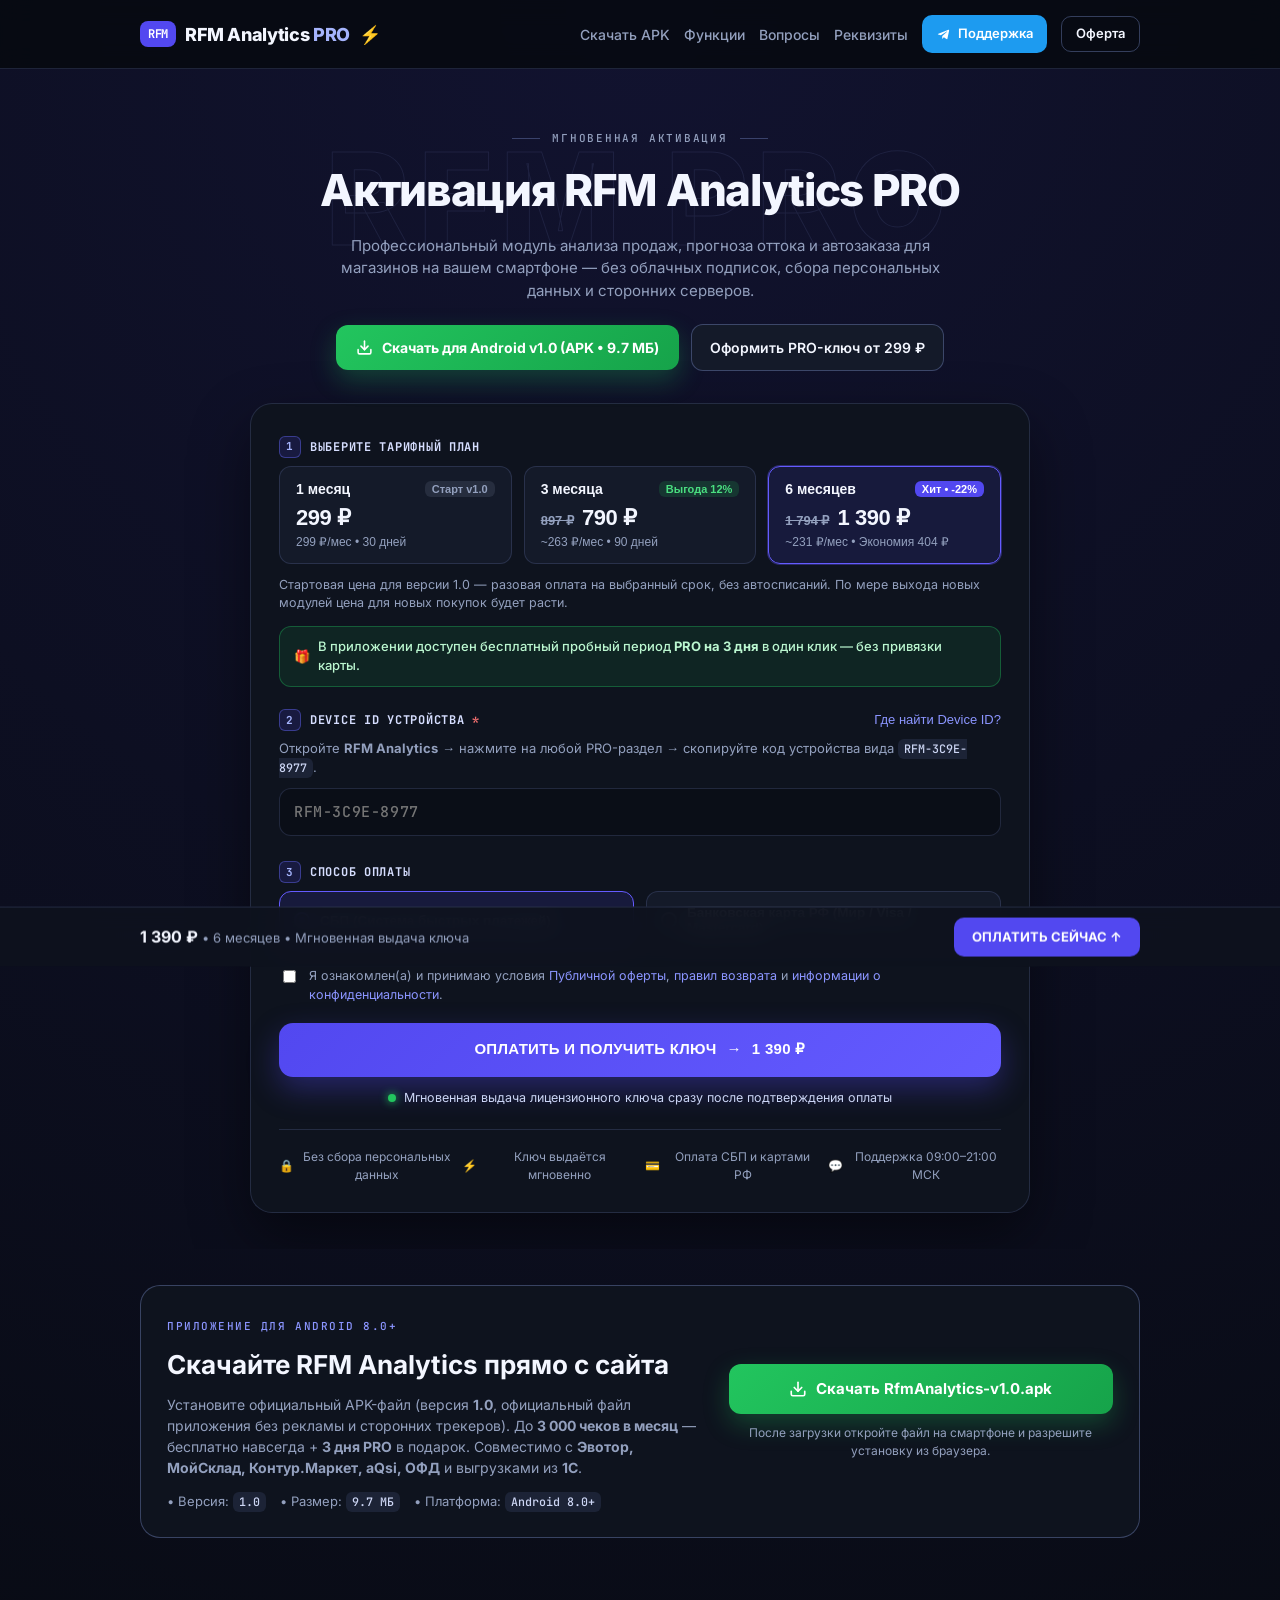
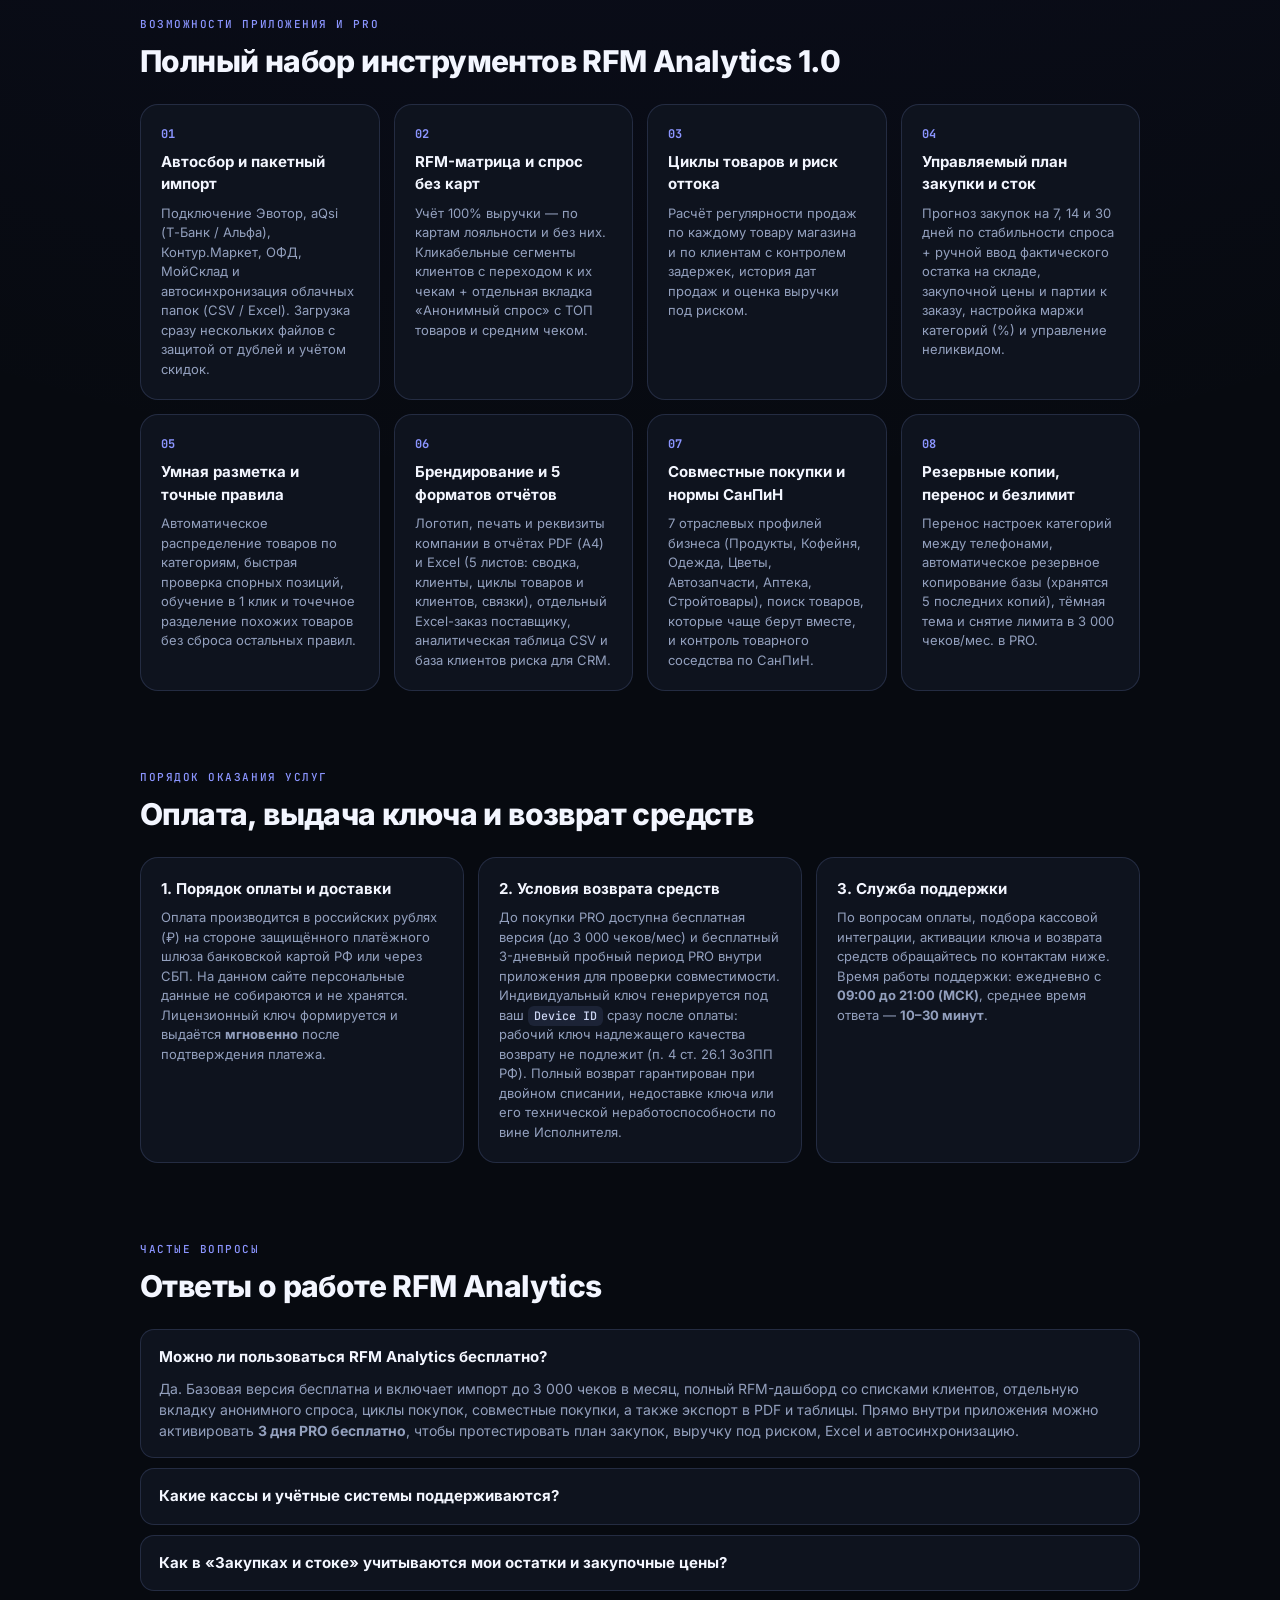
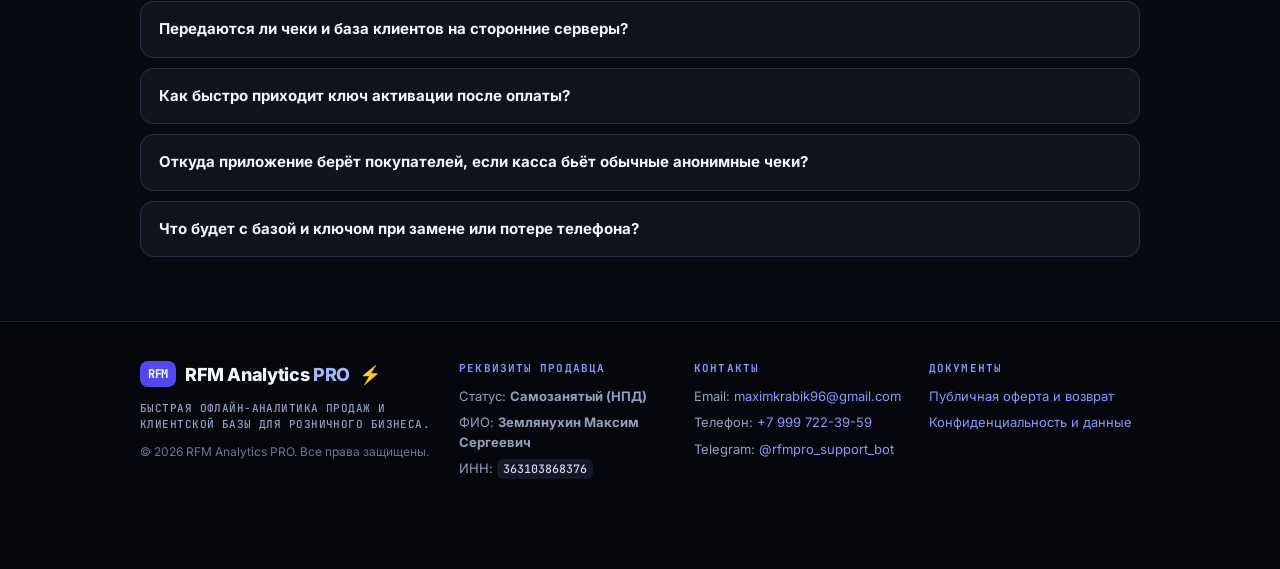
<file: index.html>
<!DOCTYPE html>
<html lang="ru">
<head>
  <meta charset="UTF-8" />
  <meta name="viewport" content="width=device-width, initial-scale=1.0" />
  <title>RFM Analytics — Аналитика продаж, учёт и автозаказ для касс (Эвотор, МойСклад, 1С)</title>
  <meta name="description" content="Скачать RFM Analytics 1.0 на Android бесплатно (до 3 000 чеков/мес + 3 дня PRO бесплатно): RFM-матрица, аналитика анонимного спроса, план автозаказа с ручным вводом остатков и цен, расчёт упущенной выручки. Эвотор, МойСклад, Контур.Маркет, aQsi, ОФД и 1С." />
  <meta name="keywords" content="RFM анализ, аналитика продаж Android, автозаказ поставщикам, ABC XYZ анализ, учет остатков и закупок, Эвотор аналитика, МойСклад отчеты, Контур Маркет, aQsi касса, ОФД чеки, упущенная выручка, приложение для розничного магазина" />
  <meta name="robots" content="index, follow" />
  <meta name="google-site-verification" content="pWfbYv-F8W7Id_dpy9z2B5LiRByqvF4GBSKoa-mpiX4" />
  <meta name="yandex-verification" content="57df42f5e62a4ace" />
  <link rel="canonical" href="https://rfmpro.ru/" />
  <meta property="og:type" content="website" />
  <meta property="og:locale" content="ru_RU" />
  <meta property="og:site_name" content="RFM Analytics PRO" />
  <meta property="og:title" content="RFM Analytics 1.0 — Аналитика продаж и автозаказ для касс на Android" />
  <meta property="og:description" content="Контроль 100% выручки, RFM и анонимный спрос, циклы покупок, упущенная выручка, план закупки с вводом остатков и закупочных цен. 3 дня PRO бесплатно внутри приложения." />
  <meta property="og:url" content="https://rfmpro.ru/" />
  <meta property="og:image" content="https://rfmpro.ru/favicon.png" />
  <meta name="twitter:card" content="summary" />
  <meta name="twitter:title" content="RFM Analytics 1.0 — Аналитика продаж и автозаказ для касс на Android" />
  <meta name="twitter:description" content="Скачайте RFM Analytics 1.0 для Android бесплатно (до 3 000 чеков/мес + 3 дня PRO бесплатно)." />
  <meta name="twitter:image" content="https://rfmpro.ru/favicon.png" />
  <link rel="icon" href="/favicon.ico" sizes="any" />
  <link rel="icon" type="image/png" sizes="120x120" href="/favicon-120.png" />
  <link rel="icon" type="image/png" sizes="512x512" href="/favicon.png" />
  <link rel="apple-touch-icon" href="/favicon.png" />
  <link rel="stylesheet" href="fonts/fonts.css?v=1" />
  <link rel="stylesheet" href="styles.css?v=5" />
  <script type="application/ld+json">
  {
    "@context": "https://schema.org",
    "@graph": [
      {
        "@type": "SoftwareApplication",
        "name": "RFM Analytics",
        "operatingSystem": "Android 8.0+",
        "applicationCategory": "BusinessApplication",
        "softwareVersion": "1.0",
        "url": "https://rfmpro.ru/",
        "downloadUrl": "https://rfmpro.ru/RfmAnalytics-v1.0.apk",
        "image": "https://rfmpro.ru/favicon.png",
        "description": "Офлайн-приложение для аналитики продаж, RFM-матрицы и анонимного спроса, расчёта циклов покупок, упущенной выручки и плана закупки с ручным вводом остатков на складе и закупочных цен. Поддержка Эвотор, МойСклад, Контур.Маркет, aQsi, ОФД и пакетного импорта таблиц из 1С.",
        "offers": [
          {
            "@type": "Offer",
            "name": "Базовая версия (до 3 000 чеков/мес) + 3 дня PRO бесплатно",
            "price": "0",
            "priceCurrency": "RUB"
          },
          {
            "@type": "Offer",
            "name": "Лицензия RFM Analytics PRO — 1 месяц",
            "price": "299",
            "priceCurrency": "RUB"
          },
          {
            "@type": "Offer",
            "name": "Лицензия RFM Analytics PRO — 3 месяца",
            "price": "790",
            "priceCurrency": "RUB"
          },
          {
            "@type": "Offer",
            "name": "Лицензия RFM Analytics PRO — 6 месяцев",
            "price": "1390",
            "priceCurrency": "RUB"
          }
        ]
      },
      {
        "@type": "FAQPage",
        "mainEntity": [
          {
            "@type": "Question",
            "name": "Можно ли пользоваться RFM Analytics бесплатно?",
            "acceptedAnswer": {
              "@type": "Answer",
              "text": "Да. Базовая версия бесплатна и включает импорт до 3 000 чеков в месяц, полный RFM-дашборд со списками клиентов, отдельную вкладку анонимного спроса, циклы покупок, совместные покупки, а также экспорт в PDF и таблицы. Прямо внутри приложения можно активировать 3 дня PRO бесплатно, чтобы протестировать план закупок, выручку под риском, Excel и автосинхронизацию."
            }
          },
          {
            "@type": "Question",
            "name": "Какие кассы и учётные системы поддерживаются?",
            "acceptedAnswer": {
              "@type": "Answer",
              "text": "В приложении есть прямые коннекторы к смарт-терминалам Эвотор (Сбер), МойСклад, Контур.Маркет, кассам aQsi (Т-Банк / Альфа), ОФД/АТОЛ, фоновая автосинхронизация облачной папки с таблицами по расписанию, а также пакетный импорт сразу нескольких таблиц CSV, XLS и XLSX из 1С и любого личного кабинета ОФД."
            }
          },
          {
            "@type": "Question",
            "name": "Как рассчитываются остатки и закупочные цены в «Закупках и стоке»?",
            "acceptedAnswer": {
              "@type": "Answer",
              "text": "Изначально приложение строит прогноз потребности по скорости продаж и средней марже категории, но владелец полностью управляет расчётом: в любой карточке можно указать фактический остаток на складе (будет вычтен из потребности), точную закупочную цену за штуку, свою партию к заказу или настроить маржу каждой категории в %. В «Мёртвом стоке» отсутствующие товары можно одним нажатием перенести в закупку или скрыть."
            }
          },
          {
            "@type": "Question",
            "name": "Передаются ли чеки и база клиентов на сторонние серверы?",
            "acceptedAnswer": {
              "@type": "Answer",
              "text": "Нет. Вся база чеков и аналитика хранятся локально на вашем Android-смартфоне, а на сайте rfmpro.ru не собираются и не хранятся персональные данные."
            }
          },
          {
            "@type": "Question",
            "name": "Как быстро приходит ключ активации после оплаты?",
            "acceptedAnswer": {
              "@type": "Answer",
              "text": "Сразу после оплаты через СБП или банковскую карту в ЮKassa страница автоматически возвращается на rfmpro.ru и показывает готовый лицензионный ключ."
            }
          }
        ]
      }
    ]
  }
  </script>
</head>
<body>

  <!-- Шапка -->
  <header class="site-header">
    <div class="container header-inner">
      <a href="#top" class="brand">
        <span class="brand-badge">RFM</span>
        <span class="brand-name">RFM Analytics <span class="brand-pro">PRO</span></span>
        <span class="brand-bolt" aria-hidden="true">⚡</span>
      </a>

      <nav class="header-actions" aria-label="Навигация">
        <a href="#download" class="nav-link">Скачать APK</a>
        <a href="#features" class="nav-link">Функции</a>
        <a href="#faq" class="nav-link">Вопросы</a>
        <a href="#requisites" class="nav-link">Реквизиты</a>
        <a href="https://t.me/rfmpro_support_bot" target="_blank" rel="noopener" class="btn-tg">
          <svg width="15" height="15" viewBox="0 0 24 24" fill="currentColor" aria-hidden="true"><path d="M9.78 18.65l.28-4.23 7.68-6.92c.34-.31-.07-.46-.52-.19L7.74 13.3 3.64 12c-.88-.25-.89-.86.2-1.3l15.97-6.16c.73-.33 1.43.18 1.15 1.3l-2.72 12.81c-.19.91-.74 1.13-1.5.71L12.6 16.3l-1.99 1.93c-.23.23-.42.42-.83.42z"/></svg>
          Поддержка
        </a>
        <a href="oferta.html" class="btn-outline-sm">Оферта</a>
      </nav>
    </div>
  </header>

  <main id="top">
    <!-- Hero + Форма оплаты -->
    <section class="hero-section">
      <div class="container">
        <div class="hero-heading">
          <div class="hero-bg-word" aria-hidden="true">RFM PRO</div>
          <div class="hero-kicker">
            <span class="kicker-line"></span>
            <span>МГНОВЕННАЯ АКТИВАЦИЯ</span>
            <span class="kicker-line"></span>
          </div>
          <h1>Активация RFM Analytics PRO</h1>
          <p class="hero-subtitle">
            Профессиональный модуль анализа продаж, прогноза оттока и автозаказа для магазинов на вашем смартфоне — без облачных подписок, сбора персональных данных и сторонних серверов.
          </p>
          <div class="hero-cta-row">
            <a href="RfmAnalytics-v1.0.apk" download="RfmAnalytics-v1.0.apk" class="btn-download">
              <svg width="17" height="17" viewBox="0 0 24 24" fill="none" stroke="currentColor" stroke-width="2.2" stroke-linecap="round" stroke-linejoin="round" aria-hidden="true"><path d="M21 15v4a2 2 0 0 1-2 2H5a2 2 0 0 1-2-2v-4"/><polyline points="7 10 12 15 17 10"/><line x1="12" y1="15" x2="12" y2="3"/></svg>
              Скачать для Android v1.0 (APK • 9.7 МБ)
            </a>
            <a href="#orderForm" class="btn-secondary-hero">Оформить PRO-ключ от 299 ₽</a>
          </div>
        </div>

        <!-- Карточка заказа (без сбора персональных данных) -->
        <form id="orderForm" class="order-card" novalidate>
          <!-- Шаг 1 -->
          <div class="step-block">
            <div class="step-label">
              <span class="step-num">1</span>
              <span>ВЫБЕРИТЕ ТАРИФНЫЙ ПЛАН</span>
            </div>

            <div class="tariff-grid" role="radiogroup" aria-label="Тарифы RFM Analytics PRO">
              <button type="button" class="tariff-option" data-plan="pro_1m" data-price="299" data-days="30" data-title="1 месяц (30 дней)">
                <div class="tariff-top">
                  <span class="tariff-name">1 месяц</span>
                  <span class="tariff-tag tag-muted">Старт v1.0</span>
                </div>
                <div class="tariff-price-row">
                  <span class="tariff-price">299 ₽</span>
                </div>
                <div class="tariff-meta">299 ₽/мес • 30 дней</div>
              </button>

              <button type="button" class="tariff-option" data-plan="pro_3m" data-price="790" data-days="90" data-title="3 месяца (90 дней)">
                <div class="tariff-top">
                  <span class="tariff-name">3 месяца</span>
                  <span class="tariff-tag tag-save">Выгода 12%</span>
                </div>
                <div class="tariff-price-row">
                  <span class="tariff-old-price">897 ₽</span>
                  <span class="tariff-price">790 ₽</span>
                </div>
                <div class="tariff-meta">~263 ₽/мес • 90 дней</div>
              </button>

              <button type="button" class="tariff-option is-selected" data-plan="pro_6m" data-price="1390" data-days="180" data-title="6 месяцев (180 дней)">
                <div class="tariff-top">
                  <span class="tariff-name">6 месяцев</span>
                  <span class="tariff-tag tag-hit">Хит • -22%</span>
                </div>
                <div class="tariff-price-row">
                  <span class="tariff-old-price">1 794 ₽</span>
                  <span class="tariff-price">1 390 ₽</span>
                </div>
                <div class="tariff-meta">~231 ₽/мес • Экономия 404 ₽</div>
              </button>
            </div>

            <p class="pricing-note">
              Стартовая цена для версии 1.0 — разовая оплата на выбранный срок, без автосписаний. По мере выхода новых модулей цена для новых покупок будет расти.
            </p>

            <div class="trial-banner">
              <span>🎁</span>
              <span>В приложении доступен бесплатный пробный период <b>PRO на 3 дня</b> в один клик — без привязки карты.</span>
            </div>
          </div>

          <!-- Шаг 2 -->
          <div class="step-block">
            <div class="step-label-row">
              <div class="step-label">
                <span class="step-num">2</span>
                <span>DEVICE ID УСТРОЙСТВА <span class="req">*</span></span>
              </div>
              <button type="button" id="openDeviceHelp" class="help-link">Где найти Device ID?</button>
            </div>
            <p class="step-hint">
              Откройте <b>RFM Analytics</b> → нажмите на любой PRO-раздел → скопируйте код устройства вида <code>RFM-3C9E-8977</code>.
            </p>
            <input
              type="text"
              id="deviceIdInput"
              class="text-input mono-input"
              placeholder="RFM-3C9E-8977"
              autocomplete="off"
              spellcheck="false"
              required
            />
            <div id="deviceIdError" class="field-error" hidden></div>
          </div>

          <!-- Шаг 3 -->
          <div class="step-block">
            <div class="step-label">
              <span class="step-num">3</span>
              <span>СПОСОБ ОПЛАТЫ</span>
            </div>
            <div class="pay-methods" role="radiogroup" aria-label="Способ оплаты">
              <button type="button" class="pay-option is-selected" data-method="sbp">
                <span class="pay-radio"></span>
                <span>СБП (Система быстрых платежей)</span>
              </button>
              <button type="button" class="pay-option" data-method="card">
                <span class="pay-radio"></span>
                <span>Банковская карта РФ (Мир / Visa / Mastercard)</span>
              </button>
            </div>
          </div>

          <!-- Согласие с офертой -->
          <label class="consent-row">
            <input type="checkbox" id="agreeCheckbox" />
            <span>
              Я ознакомлен(а) и принимаю условия
              <a href="oferta.html">Публичной оферты</a>,
              <a href="#terms">правил возврата</a> и
              <a href="privacy.html">информации о конфиденциальности</a>.
            </span>
          </label>
          <div id="agreeError" class="field-error" hidden></div>

          <!-- Кнопка оплаты -->
          <button type="submit" id="submitOrderBtn" class="btn-pay-main">
            <span>ОПЛАТИТЬ И ПОЛУЧИТЬ КЛЮЧ</span>
            <span class="btn-arrow">→</span>
            <span id="submitPriceText">1 390 ₽</span>
          </button>

          <div class="instant-status">
            <span class="dot-green" aria-hidden="true"></span>
            <span>Мгновенная выдача лицензионного ключа сразу после подтверждения оплаты</span>
          </div>

          <!-- Полоса преимуществ внизу карточки -->
          <div class="card-perks">
            <div class="perk-item">
              <span class="perk-icon">🔒</span>
              <span>Без сбора персональных данных</span>
            </div>
            <div class="perk-item">
              <span class="perk-icon">⚡</span>
              <span>Ключ выдаётся мгновенно</span>
            </div>
            <div class="perk-item">
              <span class="perk-icon">💳</span>
              <span>Оплата СБП и картами РФ</span>
            </div>
            <div class="perk-item">
              <span class="perk-icon">💬</span>
              <span>Поддержка 09:00–21:00 МСК</span>
            </div>
          </div>
        </form>
      </div>
    </section>

    <!-- Скачать приложение -->
    <section id="download" class="section-block">
      <div class="container">
        <div class="download-card">
          <div class="download-info">
            <span class="section-kicker">ПРИЛОЖЕНИЕ ДЛЯ ANDROID 8.0+</span>
            <h2>Скачайте RFM Analytics прямо с сайта</h2>
            <p class="download-desc">
              Установите официальный APK-файл (версия <b>1.0</b>, официальный файл приложения без рекламы и сторонних трекеров). До <b>3 000 чеков в месяц</b> — бесплатно навсегда + <b>3 дня PRO</b> в подарок. Совместимо с <b>Эвотор, МойСклад, Контур.Маркет, aQsi, ОФД</b> и выгрузками из <b>1С</b>.
            </p>
            <div class="download-meta">
              <span>• Версия: <code>1.0</code></span>
              <span>• Размер: <code>9.7 МБ</code></span>
              <span>• Платформа: <code>Android 8.0+</code></span>
            </div>
          </div>
          <div class="download-actions">
            <a href="RfmAnalytics-v1.0.apk" download="RfmAnalytics-v1.0.apk" class="btn-download btn-download-lg">
              <svg width="18" height="18" viewBox="0 0 24 24" fill="none" stroke="currentColor" stroke-width="2.2" stroke-linecap="round" stroke-linejoin="round" aria-hidden="true"><path d="M21 15v4a2 2 0 0 1-2 2H5a2 2 0 0 1-2-2v-4"/><polyline points="7 10 12 15 17 10"/><line x1="12" y1="15" x2="12" y2="3"/></svg>
              Скачать RfmAnalytics-v1.0.apk
            </a>
            <p class="download-hint">После загрузки откройте файл на смартфоне и разрешите установку из браузера.</p>
          </div>
        </div>
      </div>
    </section>

    <!-- Что входит в приложение и PRO -->
    <section id="features" class="section-block">
      <div class="container">
        <div class="section-head">
          <span class="section-kicker">ВОЗМОЖНОСТИ ПРИЛОЖЕНИЯ И PRO</span>
          <h2>Полный набор инструментов RFM Analytics 1.0</h2>
        </div>

        <div class="features-grid">
          <article class="feature-card">
            <div class="feature-num">01</div>
            <h3>Автосбор и пакетный импорт</h3>
            <p>Подключение Эвотор, aQsi (Т-Банк / Альфа), Контур.Маркет, ОФД, МойСклад и автосинхронизация облачных папок (CSV / Excel). Загрузка сразу нескольких файлов с защитой от дублей и учётом скидок.</p>
          </article>
          <article class="feature-card">
            <div class="feature-num">02</div>
            <h3>RFM-матрица и спрос без карт</h3>
            <p>Учёт 100% выручки — по картам лояльности и без них. Кликабельные сегменты клиентов с переходом к их чекам + отдельная вкладка «Анонимный спрос» с ТОП товаров и средним чеком.</p>
          </article>
          <article class="feature-card">
            <div class="feature-num">03</div>
            <h3>Циклы товаров и риск оттока</h3>
            <p>Расчёт регулярности продаж по каждому товару магазина и по клиентам с контролем задержек, история дат продаж и оценка выручки под риском.</p>
          </article>
          <article class="feature-card">
            <div class="feature-num">04</div>
            <h3>Управляемый план закупки и сток</h3>
            <p>Прогноз закупок на 7, 14 и 30 дней по стабильности спроса + ручной ввод фактического остатка на складе, закупочной цены и партии к заказу, настройка маржи категорий (%) и управление неликвидом.</p>
          </article>
          <article class="feature-card">
            <div class="feature-num">05</div>
            <h3>Умная разметка и точные правила</h3>
            <p>Автоматическое распределение товаров по категориям, быстрая проверка спорных позиций, обучение в 1 клик и точечное разделение похожих товаров без сброса остальных правил.</p>
          </article>
          <article class="feature-card">
            <div class="feature-num">06</div>
            <h3>Брендирование и 5 форматов отчётов</h3>
            <p>Логотип, печать и реквизиты компании в отчётах PDF (А4) и Excel (5 листов: сводка, клиенты, циклы товаров и клиентов, связки), отдельный Excel-заказ поставщику, аналитическая таблица CSV и база клиентов риска для CRM.</p>
          </article>
          <article class="feature-card">
            <div class="feature-num">07</div>
            <h3>Совместные покупки и нормы СанПиН</h3>
            <p>7 отраслевых профилей бизнеса (Продукты, Кофейня, Одежда, Цветы, Автозапчасти, Аптека, Стройтовары), поиск товаров, которые чаще берут вместе, и контроль товарного соседства по СанПиН.</p>
          </article>
          <article class="feature-card">
            <div class="feature-num">08</div>
            <h3>Резервные копии, перенос и безлимит</h3>
            <p>Перенос настроек категорий между телефонами, автоматическое резервное копирование базы (хранятся 5 последних копий), тёмная тема и снятие лимита в 3 000 чеков/мес. в PRO.</p>
          </article>
        </div>
      </div>
    </section>

    <!-- Условия доставки, возврата и оплаты -->
    <section id="terms" class="section-block">
      <div class="container">
        <div class="section-head">
          <span class="section-kicker">ПОРЯДОК ОКАЗАНИЯ УСЛУГ</span>
          <h2>Оплата, выдача ключа и возврат средств</h2>
        </div>

        <div class="terms-grid">
          <div class="term-card">
            <h3>1. Порядок оплаты и доставки</h3>
            <p>
              Оплата производится в российских рублях (₽) на стороне защищённого платёжного шлюза банковской картой РФ или через СБП.
              На данном сайте персональные данные не собираются и не хранятся. Лицензионный ключ формируется и выдаётся <b>мгновенно</b> после подтверждения платежа.
            </p>
          </div>
          <div class="term-card">
            <h3>2. Условия возврата средств</h3>
            <p>
              До покупки PRO доступна бесплатная версия (до 3 000 чеков/мес) и бесплатный 3-дневный пробный период PRO внутри приложения для проверки совместимости. Индивидуальный ключ генерируется под ваш <code>Device ID</code> сразу после оплаты: рабочий ключ надлежащего качества возврату не подлежит (п. 4 ст. 26.1 ЗоЗПП РФ). Полный возврат гарантирован при двойном списании, недоставке ключа или его технической неработоспособности по вине Исполнителя.
            </p>
          </div>
          <div class="term-card">
            <h3>3. Служба поддержки</h3>
            <p>
              По вопросам оплаты, подбора кассовой интеграции, активации ключа и возврата средств обращайтесь по контактам ниже.
              Время работы поддержки: ежедневно с <b>09:00 до 21:00 (МСК)</b>, среднее время ответа — <b>10–30 минут</b>.
            </p>
          </div>
        </div>
      </div>
    </section>

    <!-- Частые вопросы (SEO FAQ) -->
    <section id="faq" class="section-block">
      <div class="container">
        <div class="section-head">
          <span class="section-kicker">ЧАСТЫЕ ВОПРОСЫ</span>
          <h2>Ответы о работе RFM Analytics</h2>
        </div>

        <div class="faq-list">
          <details class="faq-item" open>
            <summary>Можно ли пользоваться RFM Analytics бесплатно?</summary>
            <p>Да. Базовая версия бесплатна и включает импорт до 3 000 чеков в месяц, полный RFM-дашборд со списками клиентов, отдельную вкладку анонимного спроса, циклы покупок, совместные покупки, а также экспорт в PDF и таблицы. Прямо внутри приложения можно активировать <b>3 дня PRO бесплатно</b>, чтобы протестировать план закупок, выручку под риском, Excel и автосинхронизацию.</p>
          </details>
          <details class="faq-item">
            <summary>Какие кассы и учётные системы поддерживаются?</summary>
            <p>В приложении есть прямые коннекторы к смарт-терминалам Эвотор (Сбер), МойСклад, Контур.Маркет, кассам aQsi (Т-Банк / Альфа), ОФД/АТОЛ, фоновая автосинхронизация облачной папки с таблицами по расписанию, а также пакетный импорт сразу нескольких таблиц CSV, XLS и XLSX из 1С и любого личного кабинета ОФД.</p>
          </details>
          <details class="faq-item">
            <summary>Как в «Закупках и стоке» учитываются мои остатки и закупочные цены?</summary>
            <p>В кассовых чеках нет складских остатков, поэтому сначала система показывает расчётную потребность по скорости продаж и марже категорий. При этом вы полностью контролируете цифры: нажмите на любой товар, чтобы указать фактический остаток на складе (вычитается из потребности), свою закупочную цену за штуку, ручную партию заказа или настроить маржу категорий в %. Для «Мёртвого стока» доступны кнопки переноса закончившихся позиций в план закупки или скрытия отсутствующего товара.</p>
          </details>
          <details class="faq-item">
            <summary>Передаются ли чеки и база клиентов на сторонние серверы?</summary>
            <p>Нет. Все чеки и расчёты хранятся исключительно локально в памяти вашего Android-устройства. На сайте rfmpro.ru также не собираются и не хранятся персональные данные покупателей.</p>
          </details>
          <details class="faq-item">
            <summary>Как быстро приходит ключ активации после оплаты?</summary>
            <p>Мгновенно. Сразу после подтверждения оплаты через СБП или банковскую карту на стороне ЮKassa страница автоматически возвращается на rfmpro.ru и выводит готовый ключ активации прямо на экран.</p>
          </details>
          <details class="faq-item">
            <summary>Откуда приложение берёт покупателей, если касса бьёт обычные анонимные чеки?</summary>
            <p>Для персональной RFM-сегментации и анализа оттока используются идентификаторы из карт лояльности, телефонов клиентов (Эвотор, aQsi, Контур.Маркет, ОФД) или контрагентов из 1С и МоегоСклада. Обезличенные розничные чеки без карты учитываются в полной выручке магазина и вынесены в отдельную вкладку «Анонимный спрос», не искажая клиентские сегменты RFM.</p>
          </details>
          <details class="faq-item">
            <summary>Что будет с базой и ключом при замене или потере телефона?</summary>
            <p>Базу данных можно в любой момент сохранить файлом резервной копии на телефон или личный облачный диск. При смене телефона напишите в поддержку @rfmpro_support_bot и укажите прежний заказ — мы бесплатно перевыпустим действующую лицензию на новый Device ID.</p>
          </details>
        </div>
      </div>
    </section>
  </main>

  <!-- Подвал с реквизитами и документами -->
  <footer id="requisites" class="site-footer">
    <div class="container">
      <div class="footer-grid">
        <div class="footer-brand">
          <div class="brand">
            <span class="brand-badge">RFM</span>
            <span class="brand-name">RFM Analytics <span class="brand-pro">PRO</span></span>
            <span class="brand-bolt" aria-hidden="true">⚡</span>
          </div>
          <p class="footer-slogan">БЫСТРАЯ ОФЛАЙН-АНАЛИТИКА ПРОДАЖ И КЛИЕНТСКОЙ БАЗЫ ДЛЯ РОЗНИЧНОГО БИЗНЕСА.</p>
          <p class="footer-copy">© 2026 RFM Analytics PRO. Все права защищены.</p>
        </div>

        <div class="footer-col">
          <div class="footer-title">РЕКВИЗИТЫ ПРОДАВЦА</div>
          <ul class="footer-list">
            <li>Статус: <b>Самозанятый (НПД)</b></li>
            <li>ФИО: <b>Землянухин Максим Сергеевич</b></li>
            <li>ИНН: <code>363103868376</code></li>
          </ul>
        </div>

        <div class="footer-col">
          <div class="footer-title">КОНТАКТЫ</div>
          <ul class="footer-list">
            <li>Email: <a href="mailto:maximkrabik96@gmail.com">maximkrabik96@gmail.com</a></li>
            <li>Телефон: <a href="tel:+79997223959">+7 999 722-39-59</a></li>
            <li>Telegram: <a href="https://t.me/rfmpro_support_bot" target="_blank" rel="noopener">@rfmpro_support_bot</a></li>
          </ul>
        </div>

        <div class="footer-col">
          <div class="footer-title">ДОКУМЕНТЫ</div>
          <ul class="footer-list">
            <li><a href="oferta.html">Публичная оферта и возврат</a></li>
            <li><a href="privacy.html">Конфиденциальность и данные</a></li>
          </ul>
        </div>
      </div>
    </div>
  </footer>

  <!-- Липкая нижняя панель -->
  <div id="stickyBar" class="sticky-bar" aria-hidden="true">
    <div class="container sticky-inner">
      <div class="sticky-info">
        <strong id="stickyPrice">1 390 ₽</strong>
        <span>• <span id="stickyPlan">6 месяцев</span> • Мгновенная выдача ключа</span>
      </div>
      <a href="#orderForm" class="btn-sticky-up">ОПЛАТИТЬ СЕЙЧАС ↑</a>
    </div>
  </div>

  <!-- Модальное окно: Где найти Device ID -->
  <div id="deviceHelpModal" class="modal-backdrop" hidden>
    <div class="modal-box" role="dialog" aria-modal="true" aria-labelledby="deviceHelpTitle">
      <div class="modal-head">
        <h3 id="deviceHelpTitle">Где найти Device ID устройства?</h3>
        <button type="button" class="modal-close" data-close-modal="deviceHelpModal" aria-label="Закрыть">✕</button>
      </div>
      <ol class="modal-steps">
        <li>Откройте приложение <b>RFM Analytics</b> на вашем Android-смартфоне.</li>
        <li>Нажмите на любой раздел со значком <b>★ PRO</b> (например, «Выручка под риском» или «Интеграции и кассы»).</li>
        <li>Пролистайте окно до карточки <b>«Ваш ID устройства»</b> (выглядит как <code>RFM-3C9E-8977</code>) и нажмите кнопку <b>«Скопировать»</b>.</li>
        <li>Вставьте скопированный код в поле <b>Device ID</b> на этой странице.</li>
      </ol>
      <button type="button" class="btn-modal-primary" data-close-modal="deviceHelpModal">Понятно</button>
    </div>
  </div>

  <!-- Модальное окно: Подтверждение / переход к оплате -->
  <div id="checkoutModal" class="modal-backdrop" hidden>
    <div class="modal-box" role="dialog" aria-modal="true" aria-labelledby="checkoutTitle">
      <div class="modal-head">
        <h3 id="checkoutTitle">Оформление заказа</h3>
        <button type="button" class="modal-close" data-close-modal="checkoutModal" aria-label="Закрыть">✕</button>
      </div>
      <div class="summary-box">
        <div class="summary-row"><span>Продукт</span><strong>Лицензия RFM Analytics PRO</strong></div>
        <div class="summary-row"><span>Тариф</span><strong id="modalPlan">6 месяцев (180 дней)</strong></div>
        <div class="summary-row"><span>Device ID</span><code id="modalDevice">RFM-XXXX-YYYY</code></div>
        <div class="summary-row"><span>Способ оплаты</span><strong id="modalMethod">СБП</strong></div>
        <div class="summary-row total-row"><span>Итого к оплате</span><strong id="modalAmount">1 390 ₽</strong></div>
      </div>
      <p id="checkoutNote" class="modal-note">
        После оплаты через ЮKassa (СБП или карта) страница автоматически вернётся на сайт и покажет готовый лицензионный ключ.
      </p>
      <a id="checkoutActionLink" href="#" target="_self" class="btn-modal-primary">Перейти к оплате в ЮKassa</a>
      <a id="checkoutSupportLink" href="https://t.me/rfmpro_support_bot" target="_blank" rel="noopener" class="btn-outline-sm" style="display:flex;justify-content:center;width:100%;margin-top:10px;text-align:center;">Оплатить или задать вопрос в Telegram (@rfmpro_support_bot)</a>
    </div>
  </div>

  <!-- Модальное окно: Статус оплаты и выдача лицензионного ключа -->
  <div id="orderStatusModal" class="modal-backdrop" hidden>
    <div class="modal-box" role="dialog" aria-modal="true" aria-labelledby="orderStatusTitle">
      <div class="modal-head">
        <h3 id="orderStatusTitle">Статус оплаты и ключ активации</h3>
        <button type="button" class="modal-close" data-close-modal="orderStatusModal" aria-label="Закрыть">✕</button>
      </div>
      <p id="orderStatusText" class="modal-note">
        Проверяем подтверждение платежа в ЮKassa... Обычно это занимает несколько секунд.
      </p>
      <div id="orderSummaryBox" class="summary-box" hidden>
        <div class="summary-row"><span>Тариф</span><strong id="orderResultPlan">—</strong></div>
        <div class="summary-row"><span>Device ID</span><code id="orderResultDevice">—</code></div>
        <div class="summary-row"><span>Сумма</span><strong id="orderResultAmount">—</strong></div>
      </div>
      <div id="licenseKeyBox" hidden>
        <p class="modal-note" style="margin-bottom:6px;color:#4ade80;font-weight:600;">
          Оплата подтверждена! Ваш лицензионный ключ:
        </p>
        <code id="issuedLicenseKey" style="display:block;word-break:break-all;padding:12px;font-size:13px;margin-bottom:12px;border:1px solid rgba(99,102,241,0.45);"></code>
        <button type="button" id="copyLicenseKeyBtn" class="btn-modal-primary">Скопировать ключ</button>
        <p id="copyLicenseFeedback" class="modal-note" style="margin-top:8px;margin-bottom:0;color:#4ade80;" hidden>
          Ключ скопирован в буфер обмена!
        </p>
        <ol class="modal-steps" style="margin-top:14px;margin-bottom:14px;">
          <li>Откройте приложение <b>RFM Analytics</b> на вашем Android-смартфоне.</li>
          <li>Перейдите в любой раздел <b>★ PRO</b> и нажмите <b>«Ввести лицензионный ключ»</b>.</li>
          <li>Вставьте скопированный ключ и нажмите <b>«Активировать»</b>.</li>
        </ol>
      </div>
      <a id="orderPayAgainLink" href="#" target="_self" class="btn-modal-primary" hidden>Завершить оплату в ЮKassa</a>
      <a href="https://t.me/rfmpro_support_bot" target="_blank" rel="noopener" class="btn-outline-sm" style="display:flex;justify-content:center;width:100%;margin-top:10px;text-align:center;">Поддержка в Telegram (@rfmpro_support_bot)</a>
    </div>
  </div>

  <script src="app.js?v=4"></script>
</body>
</html>
</file>
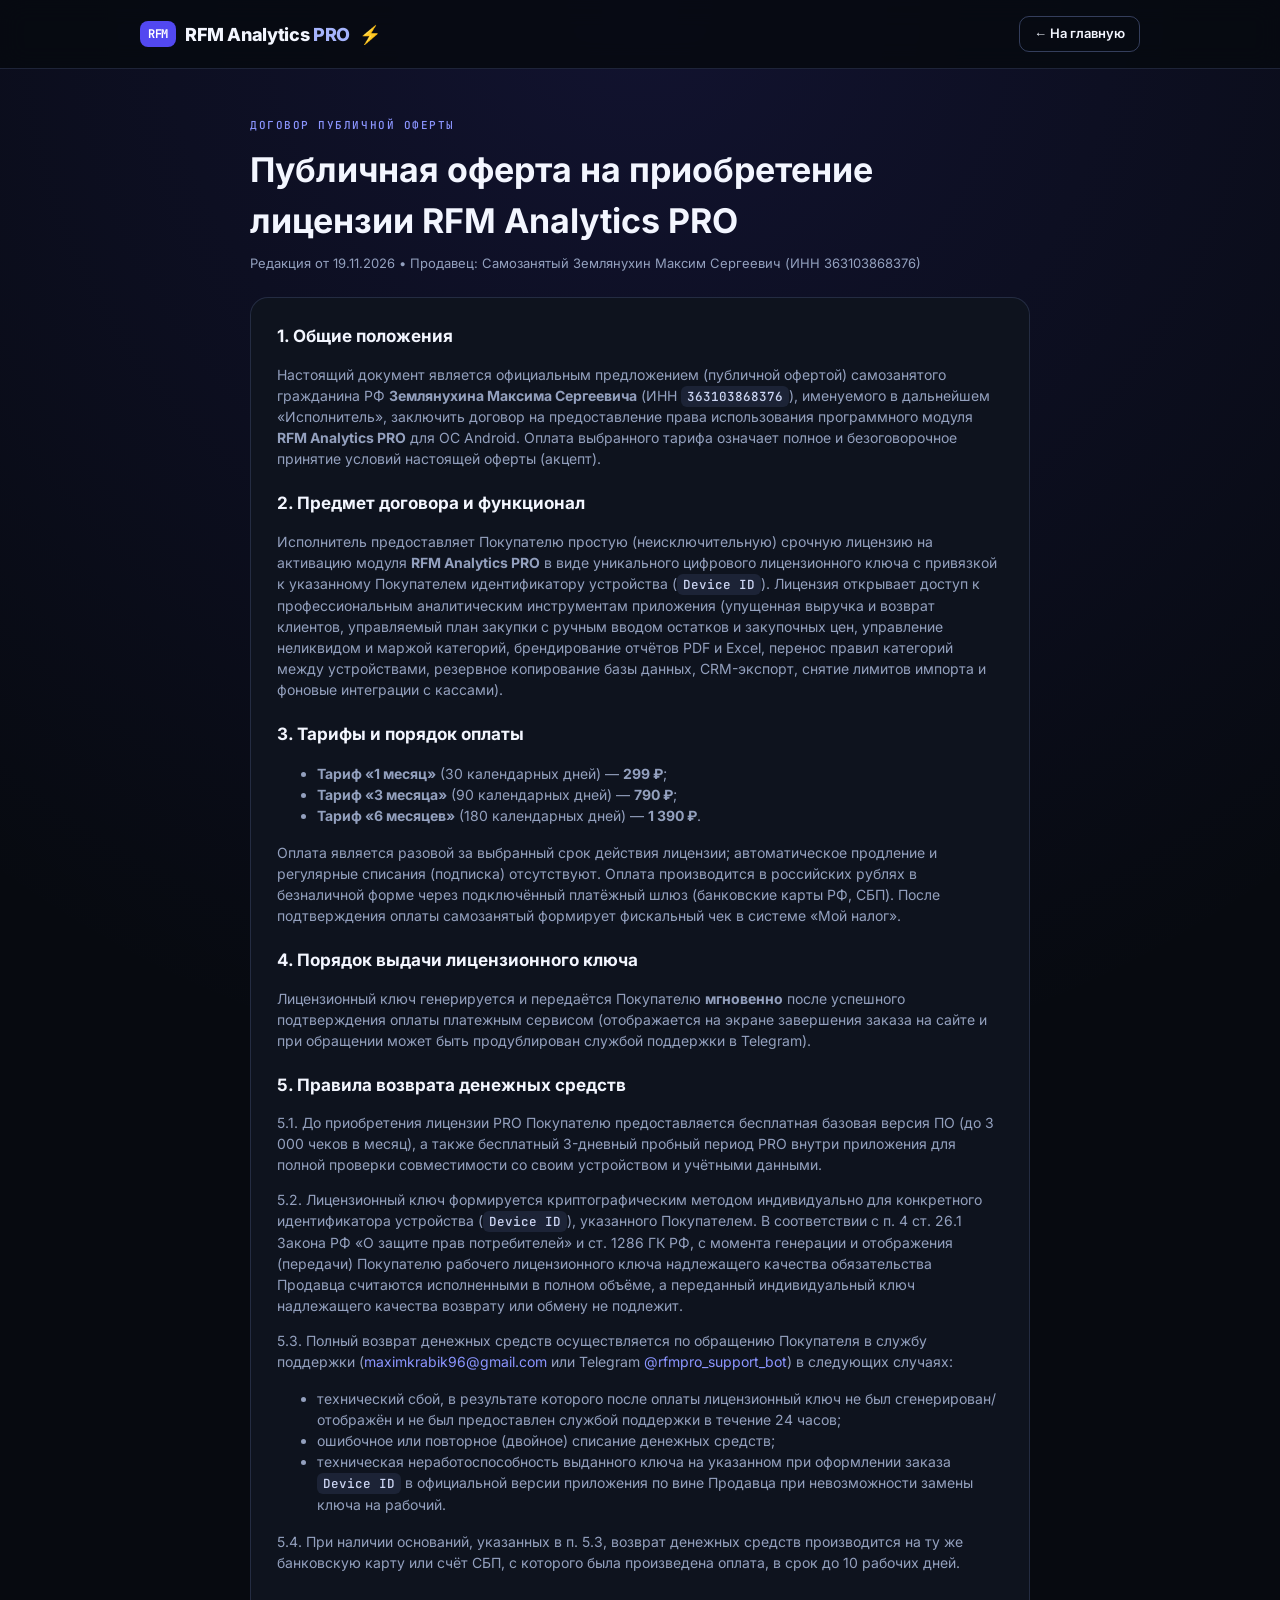
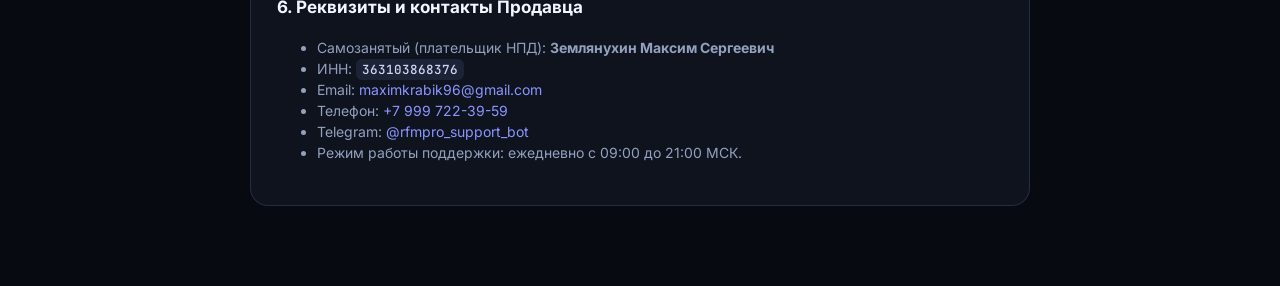
<file: oferta.html>
<!DOCTYPE html>
<html lang="ru">
<head>
  <meta charset="UTF-8" />
  <meta name="viewport" content="width=device-width, initial-scale=1.0" />
  <title>Публичная оферта — RFM Analytics PRO</title>
  <link rel="icon" href="/favicon.ico" sizes="any" />
  <link rel="icon" type="image/png" sizes="120x120" href="/favicon-120.png" />
  <link rel="icon" type="image/png" sizes="512x512" href="/favicon.png" />
  <link rel="apple-touch-icon" href="/favicon.png" />
  <link rel="stylesheet" href="fonts/fonts.css?v=1" />
  <link rel="stylesheet" href="styles.css?v=5" />
</head>
<body>
  <header class="site-header">
    <div class="container header-inner">
      <a href="index.html" class="brand">
        <span class="brand-badge">RFM</span>
        <span class="brand-name">RFM Analytics <span class="brand-pro">PRO</span></span>
        <span class="brand-bolt" aria-hidden="true">⚡</span>
      </a>
      <div class="header-actions">
        <a href="index.html" class="btn-outline-sm">← На главную</a>
      </div>
    </div>
  </header>

  <main class="legal-page">
    <div class="container legal-container">
      <span class="section-kicker">ДОГОВОР ПУБЛИЧНОЙ ОФЕРТЫ</span>
      <h1>Публичная оферта на приобретение лицензии RFM Analytics PRO</h1>
      <p class="legal-updated">Редакция от 19.11.2026 • Продавец: Самозанятый Землянухин Максим Сергеевич (ИНН 363103868376)</p>

      <article class="legal-card">
        <h2>1. Общие положения</h2>
        <p>
          Настоящий документ является официальным предложением (публичной офертой) самозанятого гражданина РФ
          <b>Землянухина Максима Сергеевича</b> (ИНН <code>363103868376</code>), именуемого в дальнейшем «Исполнитель»,
          заключить договор на предоставление права использования программного модуля <b>RFM Analytics PRO</b> для ОС Android.
          Оплата выбранного тарифа означает полное и безоговорочное принятие условий настоящей оферты (акцепт).
        </p>

        <h2>2. Предмет договора и функционал</h2>
        <p>
          Исполнитель предоставляет Покупателю простую (неисключительную) срочную лицензию на активацию модуля <b>RFM Analytics PRO</b>
          в виде уникального цифрового лицензионного ключа с привязкой к указанному Покупателем идентификатору устройства (<code>Device ID</code>).
          Лицензия открывает доступ к профессиональным аналитическим инструментам приложения (упущенная выручка и возврат клиентов,
          управляемый план закупки с ручным вводом остатков и закупочных цен, управление неликвидом и маржой категорий,
          брендирование отчётов PDF и Excel, перенос правил категорий между устройствами, резервное копирование базы данных,
          CRM-экспорт, снятие лимитов импорта и фоновые интеграции с кассами).
        </p>

        <h2>3. Тарифы и порядок оплаты</h2>
        <ul>
          <li><b>Тариф «1 месяц»</b> (30 календарных дней) — <b>299 ₽</b>;</li>
          <li><b>Тариф «3 месяца»</b> (90 календарных дней) — <b>790 ₽</b>;</li>
          <li><b>Тариф «6 месяцев»</b> (180 календарных дней) — <b>1 390 ₽</b>.</li>
        </ul>
        <p>
          Оплата является разовой за выбранный срок действия лицензии; автоматическое продление и регулярные списания (подписка) отсутствуют. Оплата производится в российских рублях в безналичной форме через подключённый платёжный шлюз (банковские карты РФ, СБП).
          После подтверждения оплаты самозанятый формирует фискальный чек в системе «Мой налог».
        </p>

        <h2>4. Порядок выдачи лицензионного ключа</h2>
        <p>
          Лицензионный ключ генерируется и передаётся Покупателю <b>мгновенно</b> после успешного подтверждения оплаты платежным сервисом
          (отображается на экране завершения заказа на сайте и при обращении может быть продублирован службой поддержки в Telegram).
        </p>

        <h2>5. Правила возврата денежных средств</h2>
        <p>
          5.1. До приобретения лицензии PRO Покупателю предоставляется бесплатная базовая версия ПО (до 3 000 чеков в месяц), а также бесплатный 3-дневный пробный период PRO внутри приложения для полной проверки совместимости со своим устройством и учётными данными.
        </p>
        <p>
          5.2. Лицензионный ключ формируется криптографическим методом индивидуально для конкретного идентификатора устройства (<code>Device ID</code>), указанного Покупателем. В соответствии с п. 4 ст. 26.1 Закона РФ «О защите прав потребителей» и ст. 1286 ГК РФ, с момента генерации и отображения (передачи) Покупателю рабочего лицензионного ключа надлежащего качества обязательства Продавца считаются исполненными в полном объёме, а переданный индивидуальный ключ надлежащего качества возврату или обмену не подлежит.
        </p>
        <p>
          5.3. Полный возврат денежных средств осуществляется по обращению Покупателя в службу поддержки (<a href="mailto:maximkrabik96@gmail.com">maximkrabik96@gmail.com</a> или Telegram <a href="https://t.me/rfmpro_support_bot" target="_blank" rel="noopener">@rfmpro_support_bot</a>) в следующих случаях:
        </p>
        <ul>
          <li>технический сбой, в результате которого после оплаты лицензионный ключ не был сгенерирован/отображён и не был предоставлен службой поддержки в течение 24 часов;</li>
          <li>ошибочное или повторное (двойное) списание денежных средств;</li>
          <li>техническая неработоспособность выданного ключа на указанном при оформлении заказа <code>Device ID</code> в официальной версии приложения по вине Продавца при невозможности замены ключа на рабочий.</li>
        </ul>
        <p>
          5.4. При наличии оснований, указанных в п. 5.3, возврат денежных средств производится на ту же банковскую карту или счёт СБП, с которого была произведена оплата, в срок до 10 рабочих дней.
        </p>

        <h2>6. Реквизиты и контакты Продавца</h2>
        <ul>
          <li>Самозанятый (плательщик НПД): <b>Землянухин Максим Сергеевич</b></li>
          <li>ИНН: <code>363103868376</code></li>
          <li>Email: <a href="mailto:maximkrabik96@gmail.com">maximkrabik96@gmail.com</a></li>
          <li>Телефон: <a href="tel:+79997223959">+7 999 722-39-59</a></li>
          <li>Telegram: <a href="https://t.me/rfmpro_support_bot" target="_blank" rel="noopener">@rfmpro_support_bot</a></li>
          <li>Режим работы поддержки: ежедневно с 09:00 до 21:00 МСК.</li>
        </ul>
      </article>
    </div>
  </main>
</body>
</html>
</file>
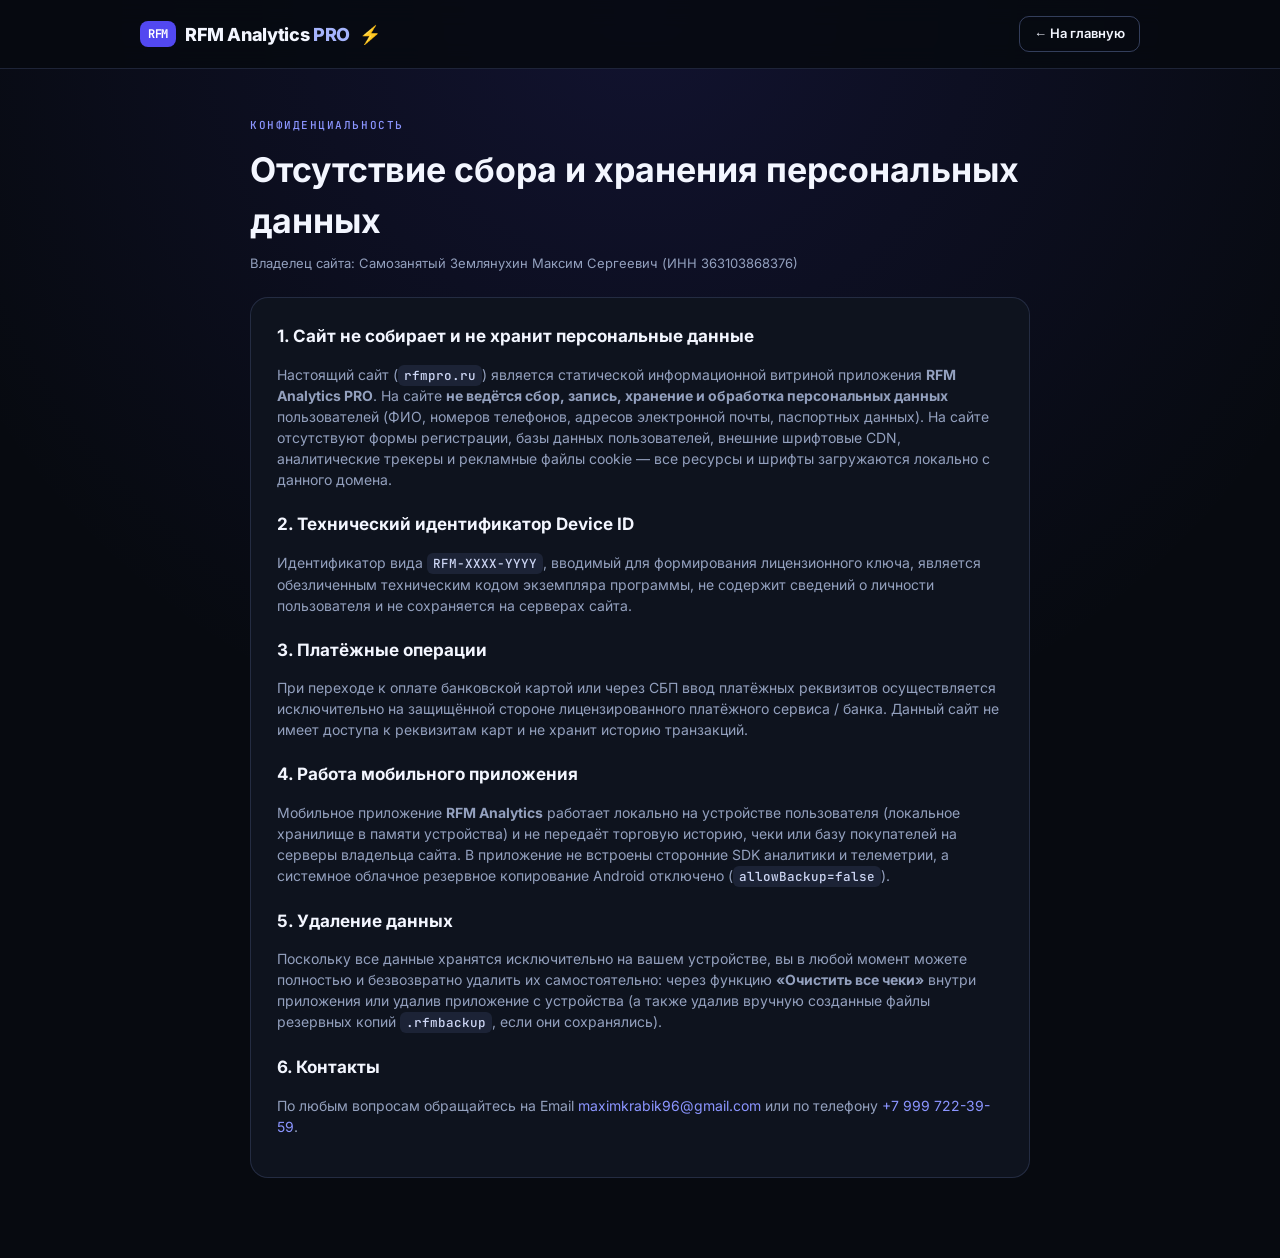
<file: privacy.html>
<!DOCTYPE html>
<html lang="ru">
<head>
  <meta charset="UTF-8" />
  <meta name="viewport" content="width=device-width, initial-scale=1.0" />
  <title>Конфиденциальность — RFM Analytics PRO</title>
  <link rel="icon" href="/favicon.ico" sizes="any" />
  <link rel="icon" type="image/png" sizes="120x120" href="/favicon-120.png" />
  <link rel="icon" type="image/png" sizes="512x512" href="/favicon.png" />
  <link rel="apple-touch-icon" href="/favicon.png" />
  <link rel="stylesheet" href="fonts/fonts.css?v=1" />
  <link rel="stylesheet" href="styles.css?v=5" />
</head>
<body>
  <header class="site-header">
    <div class="container header-inner">
      <a href="index.html" class="brand">
        <span class="brand-badge">RFM</span>
        <span class="brand-name">RFM Analytics <span class="brand-pro">PRO</span></span>
        <span class="brand-bolt" aria-hidden="true">⚡</span>
      </a>
      <div class="header-actions">
        <a href="index.html" class="btn-outline-sm">← На главную</a>
      </div>
    </div>
  </header>

  <main class="legal-page">
    <div class="container legal-container">
      <span class="section-kicker">КОНФИДЕНЦИАЛЬНОСТЬ</span>
      <h1>Отсутствие сбора и хранения персональных данных</h1>
      <p class="legal-updated">Владелец сайта: Самозанятый Землянухин Максим Сергеевич (ИНН 363103868376)</p>

      <article class="legal-card">
        <h2>1. Сайт не собирает и не хранит персональные данные</h2>
        <p>
          Настоящий сайт (<code>rfmpro.ru</code>) является статической информационной витриной приложения <b>RFM Analytics PRO</b>.
          На сайте <b>не ведётся сбор, запись, хранение и обработка персональных данных</b> пользователей (ФИО, номеров телефонов, адресов электронной почты, паспортных данных).
          На сайте отсутствуют формы регистрации, базы данных пользователей, внешние шрифтовые CDN, аналитические трекеры и рекламные файлы cookie — все ресурсы и шрифты загружаются локально с данного домена.
        </p>

        <h2>2. Технический идентификатор Device ID</h2>
        <p>
          Идентификатор вида <code>RFM-XXXX-YYYY</code>, вводимый для формирования лицензионного ключа, является обезличенным техническим кодом экземпляра программы, не содержит сведений о личности пользователя и не сохраняется на серверах сайта.
        </p>

        <h2>3. Платёжные операции</h2>
        <p>
          При переходе к оплате банковской картой или через СБП ввод платёжных реквизитов осуществляется исключительно на защищённой стороне лицензированного платёжного сервиса / банка. Данный сайт не имеет доступа к реквизитам карт и не хранит историю транзакций.
        </p>

        <h2>4. Работа мобильного приложения</h2>
        <p>
          Мобильное приложение <b>RFM Analytics</b> работает локально на устройстве пользователя (локальное хранилище в памяти устройства) и не передаёт торговую историю, чеки или базу покупателей на серверы владельца сайта.
          В приложение не встроены сторонние SDK аналитики и телеметрии, а системное облачное резервное копирование Android отключено (<code>allowBackup=false</code>).
        </p>

        <h2>5. Удаление данных</h2>
        <p>
          Поскольку все данные хранятся исключительно на вашем устройстве, вы в любой момент можете полностью и безвозвратно удалить их самостоятельно: через функцию <b>«Очистить все чеки»</b> внутри приложения или удалив приложение с устройства (а также удалив вручную созданные файлы резервных копий <code>.rfmbackup</code>, если они сохранялись).
        </p>

        <h2>6. Контакты</h2>
        <p>
          По любым вопросам обращайтесь на Email <a href="mailto:maximkrabik96@gmail.com">maximkrabik96@gmail.com</a> или по телефону <a href="tel:+79997223959">+7 999 722-39-59</a>.
        </p>
      </article>
    </div>
  </main>
</body>
</html>
</file>
<file: fonts/fonts.css>
/* cyrillic */
@font-face {
  font-family: 'Inter';
  font-style: normal;
  font-weight: 400 800;
  font-display: swap;
  src: url(./inter-cyrillic.woff2) format('woff2');
  unicode-range: U+0301, U+0400-045F, U+0490-0491, U+04B0-04B1, U+2116;
}

/* cyrillic-ext */
@font-face {
  font-family: 'Inter';
  font-style: normal;
  font-weight: 400 800;
  font-display: swap;
  src: url(./inter-cyrillic-ext.woff2) format('woff2');
  unicode-range: U+0460-052F, U+1C80-1C8A, U+20B4, U+2DE0-2DFF, U+A640-A69F, U+FE2E-FE2F;
}

/* latin */
@font-face {
  font-family: 'Inter';
  font-style: normal;
  font-weight: 400 800;
  font-display: swap;
  src: url(./inter-latin.woff2) format('woff2');
  unicode-range: U+0000-00FF, U+0131, U+0152-0153, U+02BB-02BC, U+02C6, U+02DA, U+02DC, U+0304, U+0308, U+0329, U+2000-206F, U+20AC, U+2122, U+2191, U+2193, U+2212, U+2215, U+FEFF, U+FFFD;
}

/* latin-ext */
@font-face {
  font-family: 'Inter';
  font-style: normal;
  font-weight: 400 800;
  font-display: swap;
  src: url(./inter-latin-ext.woff2) format('woff2');
  unicode-range: U+0100-02BA, U+02BD-02C5, U+02C7-02CC, U+02CE-02D7, U+02DD-02FF, U+0304, U+0308, U+0329, U+1D00-1DBF, U+1E00-1E9F, U+1EF2-1EFF, U+2020, U+20A0-20AB, U+20AD-20C4, U+2113, U+2C60-2C7F, U+A720-A7FF;
}

/* cyrillic */
@font-face {
  font-family: 'JetBrains Mono';
  font-style: normal;
  font-weight: 500 700;
  font-display: swap;
  src: url(./jetbrains-mono-cyrillic.woff2) format('woff2');
  unicode-range: U+0301, U+0400-045F, U+0490-0491, U+04B0-04B1, U+2116;
}

/* cyrillic-ext */
@font-face {
  font-family: 'JetBrains Mono';
  font-style: normal;
  font-weight: 500 700;
  font-display: swap;
  src: url(./jetbrains-mono-cyrillic-ext.woff2) format('woff2');
  unicode-range: U+0460-052F, U+1C80-1C8A, U+20B4, U+2DE0-2DFF, U+A640-A69F, U+FE2E-FE2F;
}

/* latin */
@font-face {
  font-family: 'JetBrains Mono';
  font-style: normal;
  font-weight: 500 700;
  font-display: swap;
  src: url(./jetbrains-mono-latin.woff2) format('woff2');
  unicode-range: U+0000-00FF, U+0131, U+0152-0153, U+02BB-02BC, U+02C6, U+02DA, U+02DC, U+0304, U+0308, U+0329, U+2000-206F, U+20AC, U+2122, U+2191, U+2193, U+2212, U+2215, U+FEFF, U+FFFD;
}

/* latin-ext */
@font-face {
  font-family: 'JetBrains Mono';
  font-style: normal;
  font-weight: 500 700;
  font-display: swap;
  src: url(./jetbrains-mono-latin-ext.woff2) format('woff2');
  unicode-range: U+0100-02BA, U+02BD-02C5, U+02C7-02CC, U+02CE-02D7, U+02DD-02FF, U+0304, U+0308, U+0329, U+1D00-1DBF, U+1E00-1E9F, U+1EF2-1EFF, U+2020, U+20A0-20AB, U+20AD-20C4, U+2113, U+2C60-2C7F, U+A720-A7FF;
}
</file>
<file: styles.css>
:root {
  --bg: #070a10;
  --surface: #0e131e;
  --surface-elevated: #141a29;
  --border: rgba(114, 134, 194, 0.22);
  --border-strong: rgba(114, 134, 194, 0.42);
  --text: #f3f6ff;
  --text-muted: #93a0be;
  --accent: #5248f0;
  --accent-hover: #645bff;
  --accent-soft: rgba(82, 72, 240, 0.16);
  --tg: #1d9bf0;
  --green: #22c55e;
  --danger: #f87171;
  --radius-lg: 18px;
  --radius-md: 12px;
}

* {
  box-sizing: border-box;
}

html {
  scroll-behavior: smooth;
  overflow-x: hidden;
}

body {
  margin: 0;
  font-family: 'Inter', -apple-system, BlinkMacSystemFont, sans-serif;
  background: radial-gradient(circle at 50% 0%, rgba(82, 72, 240, 0.14), transparent 55%), var(--bg);
  color: var(--text);
  line-height: 1.5;
  -webkit-font-smoothing: antialiased;
  overflow-x: hidden;
}

code {
  font-family: 'JetBrains Mono', monospace;
  font-size: 0.9em;
  background: rgba(114, 134, 194, 0.14);
  padding: 2px 6px;
  border-radius: 6px;
  color: #cdd6f4;
  overflow-wrap: anywhere;
  word-break: break-word;
}

a {
  color: #8b95ff;
  text-decoration: none;
}

a:hover {
  text-decoration: underline;
}

.container {
  width: 100%;
  max-width: 1040px;
  margin: 0 auto;
  padding: 0 20px;
}

/* Header */
.site-header {
  position: sticky;
  top: 0;
  z-index: 40;
  background: rgba(7, 10, 16, 0.85);
  backdrop-filter: blur(12px);
  border-bottom: 1px solid var(--border);
}

.header-inner {
  height: 68px;
  display: flex;
  align-items: center;
  justify-content: space-between;
  gap: 16px;
}

.brand {
  display: inline-flex;
  align-items: center;
  gap: 9px;
  color: var(--text);
  font-weight: 800;
  font-size: 18px;
  letter-spacing: -0.02em;
  text-decoration: none !important;
  white-space: nowrap;
  flex-shrink: 0;
}

.brand-badge {
  display: inline-flex;
  align-items: center;
  justify-content: center;
  padding: 4px 8px;
  border-radius: 8px;
  background: var(--accent);
  color: #fff;
  font-family: 'JetBrains Mono', monospace;
  font-size: 12px;
  font-weight: 700;
}

.brand-name {
  white-space: nowrap;
}

.brand-pro {
  color: #a5b4fc;
}

.brand-bolt {
  color: var(--accent-hover);
}

.header-actions {
  display: flex;
  align-items: center;
  gap: 14px;
}

.nav-link {
  color: var(--text-muted);
  font-size: 14px;
  font-weight: 500;
}

.nav-link:hover {
  color: var(--text);
  text-decoration: none;
}

.btn-tg {
  display: inline-flex;
  align-items: center;
  gap: 7px;
  background: var(--tg);
  color: #fff;
  font-weight: 600;
  font-size: 13px;
  padding: 9px 14px;
  border-radius: 10px;
  text-decoration: none !important;
  white-space: nowrap;
  transition: opacity 0.15s ease;
}

.btn-tg:hover {
  opacity: 0.92;
}

.btn-outline-sm {
  display: inline-flex;
  align-items: center;
  justify-content: center;
  padding: 8px 14px;
  border: 1px solid var(--border-strong);
  border-radius: 10px;
  color: var(--text);
  font-size: 13px;
  font-weight: 600;
  line-height: 1.35;
  text-align: center;
  text-decoration: none !important;
  white-space: normal;
}

.site-header .btn-outline-sm {
  white-space: nowrap;
}

.btn-outline-sm:hover {
  background: rgba(255, 255, 255, 0.05);
}

/* Hero */
.hero-section {
  position: relative;
  overflow: hidden;
  padding: 52px 0 36px;
}

.hero-heading {
  position: relative;
  text-align: center;
  margin-bottom: 32px;
}

.hero-bg-word {
  position: absolute;
  left: 50%;
  top: -18px;
  transform: translateX(-50%);
  font-size: clamp(42px, 12vw, 128px);
  font-weight: 800;
  letter-spacing: 0.06em;
  color: transparent;
  -webkit-text-stroke: 1px rgba(130, 148, 210, 0.12);
  pointer-events: none;
  user-select: none;
  white-space: nowrap;
}

.hero-kicker {
  position: relative;
  display: inline-flex;
  align-items: center;
  gap: 12px;
  font-family: 'JetBrains Mono', monospace;
  font-size: 11px;
  letter-spacing: 0.16em;
  color: var(--text-muted);
  margin-bottom: 10px;
}

.kicker-line {
  width: 28px;
  height: 1px;
  background: var(--border-strong);
}

.hero-heading h1 {
  position: relative;
  margin: 0 0 12px;
  font-size: clamp(28px, 4.5vw, 44px);
  font-weight: 800;
  letter-spacing: -0.03em;
}

.hero-subtitle {
  max-width: 640px;
  margin: 0 auto;
  color: var(--text-muted);
  font-size: 15px;
}

.hero-cta-row {
  margin-top: 22px;
  display: flex;
  justify-content: center;
  align-items: center;
  gap: 12px;
  flex-wrap: wrap;
}

.btn-download {
  display: inline-flex;
  align-items: center;
  justify-content: center;
  gap: 9px;
  background: linear-gradient(135deg, #22c55e, #16a34a);
  color: #fff !important;
  font-weight: 700;
  font-size: 14px;
  padding: 12px 20px;
  border-radius: 12px;
  text-decoration: none !important;
  box-shadow: 0 10px 26px rgba(34, 197, 94, 0.28);
  transition: transform 0.12s ease, opacity 0.15s ease;
}

.btn-download:hover {
  opacity: 0.94;
  transform: translateY(-1px);
}

.btn-download-lg {
  width: 100%;
  padding: 14px 22px;
  font-size: 15px;
}

.btn-secondary-hero {
  display: inline-flex;
  align-items: center;
  justify-content: center;
  padding: 12px 18px;
  border-radius: 12px;
  border: 1px solid var(--border-strong);
  background: var(--surface-elevated);
  color: var(--text) !important;
  font-weight: 600;
  font-size: 14px;
  text-decoration: none !important;
}

.btn-secondary-hero:hover {
  background: rgba(255, 255, 255, 0.06);
}

/* Order Card */
.order-card {
  max-width: 780px;
  margin: 0 auto;
  background: var(--surface);
  border: 1px solid var(--border);
  border-radius: 22px;
  padding: 28px;
  box-shadow: 0 24px 60px rgba(0, 0, 0, 0.45);
}

.step-block + .step-block {
  margin-top: 22px;
}

.step-label-row {
  display: flex;
  align-items: center;
  justify-content: space-between;
  gap: 12px;
  flex-wrap: wrap;
  margin-bottom: 8px;
}

.step-label-row .step-label,
.step-label-row .help-link {
  margin-bottom: 0;
}

.step-label {
  display: inline-flex;
  align-items: center;
  gap: 9px;
  font-family: 'JetBrains Mono', monospace;
  font-size: 12px;
  font-weight: 700;
  letter-spacing: 0.06em;
  color: #d6deff;
  margin-bottom: 8px;
}

.step-num {
  display: inline-flex;
  align-items: center;
  justify-content: center;
  width: 22px;
  height: 22px;
  border-radius: 6px;
  background: var(--accent-soft);
  border: 1px solid rgba(99, 102, 241, 0.45);
  color: #a5b4fc;
  font-size: 11px;
}

.req {
  color: var(--danger);
}

.help-link {
  background: none;
  border: none;
  padding: 0;
  margin-bottom: 8px;
  color: #8b95ff;
  font-size: 13px;
  font-weight: 500;
  cursor: pointer;
}

.help-link:hover {
  text-decoration: underline;
}

.step-hint {
  margin: 0 0 10px;
  color: var(--text-muted);
  font-size: 13px;
}

/* Tariff Grid */
.tariff-grid {
  display: grid;
  grid-template-columns: repeat(3, 1fr);
  gap: 12px;
}

.tariff-option {
  text-align: left;
  background: var(--surface-elevated);
  border: 1px solid var(--border);
  border-radius: var(--radius-md);
  padding: 14px 16px;
  color: var(--text);
  cursor: pointer;
  transition: border-color 0.15s ease, background 0.15s ease, transform 0.1s ease;
}

.tariff-option:hover {
  border-color: var(--border-strong);
}

.tariff-option.is-selected {
  border-color: var(--accent-hover);
  background: rgba(82, 72, 240, 0.14);
  box-shadow: 0 0 0 1px rgba(100, 91, 255, 0.35);
}

.tariff-top {
  display: flex;
  align-items: center;
  justify-content: space-between;
  gap: 8px;
  margin-bottom: 8px;
}

.tariff-name {
  font-weight: 700;
  font-size: 14px;
  white-space: nowrap;
}

.tariff-tag {
  font-size: 11px;
  font-weight: 700;
  padding: 2px 7px;
  border-radius: 6px;
  white-space: nowrap;
}

.tag-muted {
  background: rgba(147, 160, 190, 0.14);
  color: var(--text-muted);
}

.tag-save {
  background: rgba(34, 197, 94, 0.16);
  color: #4ade80;
}

.tag-hit {
  background: var(--accent);
  color: #fff;
}

.tariff-price-row {
  display: flex;
  align-items: baseline;
  gap: 8px;
  flex-wrap: wrap;
  margin-bottom: 4px;
}

.tariff-old-price {
  font-size: 13px;
  font-weight: 600;
  color: var(--text-muted);
  text-decoration: line-through;
  white-space: nowrap;
}

.tariff-price {
  font-size: 22px;
  font-weight: 800;
  letter-spacing: -0.02em;
  margin-bottom: 4px;
  white-space: nowrap;
}

.tariff-price-row .tariff-price {
  margin-bottom: 0;
}

.trial-banner {
  margin-top: 14px;
  padding: 10px 14px;
  border-radius: var(--radius-md);
  background: rgba(34, 197, 94, 0.1);
  border: 1px solid rgba(34, 197, 94, 0.35);
  color: #bbf7d0;
  font-size: 13px;
  font-weight: 500;
  display: flex;
  align-items: center;
  gap: 8px;
}

.download-sha {
  margin-top: 10px;
  font-size: 11.5px;
  color: var(--text-muted);
  word-break: break-all;
}

.tariff-meta {
  font-size: 12px;
  color: var(--text-muted);
}

.pricing-note {
  margin: 12px 0 0;
  font-size: 12.5px;
  line-height: 1.45;
  color: var(--text-muted);
}

/* Inputs */
.text-input {
  width: 100%;
  height: 48px;
  padding: 0 14px;
  border-radius: var(--radius-md);
  border: 1px solid var(--border);
  background: #0a0e17;
  color: var(--text);
  font-size: 15px;
  outline: none;
  transition: border-color 0.15s ease;
}

.mono-input {
  font-family: 'JetBrains Mono', monospace;
  letter-spacing: 0.04em;
  text-transform: uppercase;
}

.text-input:focus {
  border-color: var(--accent-hover);
}

.field-error {
  margin-top: 6px;
  font-size: 12px;
  color: var(--danger);
}

/* Pay methods */
.pay-methods {
  display: grid;
  grid-template-columns: repeat(2, 1fr);
  gap: 12px;
}

.pay-option {
  display: flex;
  align-items: center;
  gap: 10px;
  background: var(--surface-elevated);
  border: 1px solid var(--border);
  border-radius: var(--radius-md);
  padding: 13px 14px;
  color: var(--text);
  font-size: 13.5px;
  font-weight: 600;
  cursor: pointer;
  text-align: left;
}

.pay-option.is-selected {
  border-color: var(--accent-hover);
  background: rgba(82, 72, 240, 0.14);
}

.pay-radio {
  width: 16px;
  height: 16px;
  border-radius: 50%;
  border: 2px solid var(--text-muted);
  flex-shrink: 0;
  position: relative;
}

.pay-option.is-selected .pay-radio {
  border-color: var(--accent-hover);
}

.pay-option.is-selected .pay-radio::after {
  content: '';
  position: absolute;
  inset: 3px;
  border-radius: 50%;
  background: var(--accent-hover);
}

/* Consent */
.consent-row {
  display: flex;
  align-items: flex-start;
  gap: 10px;
  margin-top: 18px;
  font-size: 12.5px;
  color: var(--text-muted);
  cursor: pointer;
}

.consent-row input {
  margin-top: 3px;
  accent-color: var(--accent);
}

/* Primary CTA */
.btn-pay-main {
  margin-top: 18px;
  width: 100%;
  min-height: 54px;
  padding: 12px 16px;
  border: none;
  border-radius: 14px;
  background: linear-gradient(135deg, var(--accent), var(--accent-hover));
  color: #fff;
  font-weight: 800;
  font-size: 15px;
  line-height: 1.25;
  letter-spacing: 0.02em;
  display: flex;
  align-items: center;
  justify-content: center;
  text-align: center;
  gap: 10px;
  cursor: pointer;
  box-shadow: 0 12px 30px rgba(82, 72, 240, 0.35);
  transition: transform 0.1s ease, filter 0.15s ease;
}

#submitPriceText,
.btn-arrow {
  white-space: nowrap;
  flex-shrink: 0;
}

.btn-pay-main:hover {
  filter: brightness(1.06);
}

.btn-pay-main:active {
  transform: translateY(1px);
}

.instant-status {
  margin-top: 12px;
  display: flex;
  align-items: center;
  justify-content: center;
  gap: 8px;
  font-size: 12.5px;
  color: #cbd5f5;
}

.dot-green {
  width: 8px;
  height: 8px;
  border-radius: 50%;
  background: var(--green);
  box-shadow: 0 0 8px var(--green);
  flex-shrink: 0;
}

.card-perks {
  margin-top: 22px;
  padding-top: 18px;
  border-top: 1px solid var(--border);
  display: grid;
  grid-template-columns: repeat(4, 1fr);
  gap: 10px;
}

.perk-item {
  display: flex;
  align-items: center;
  justify-content: center;
  gap: 7px;
  font-size: 12px;
  color: var(--text-muted);
  text-align: center;
}

.perk-icon {
  flex-shrink: 0;
}

/* Sections */
.section-block {
  padding: 36px 0;
  scroll-margin-top: 84px;
}

.site-footer,
#orderForm {
  scroll-margin-top: 84px;
}

.section-head {
  margin-bottom: 20px;
}

.section-kicker {
  display: inline-block;
  font-family: 'JetBrains Mono', monospace;
  font-size: 11px;
  letter-spacing: 0.14em;
  color: #8b95ff;
  margin-bottom: 6px;
}

.section-head h2 {
  margin: 0;
  font-size: clamp(22px, 3vw, 30px);
  font-weight: 800;
  letter-spacing: -0.02em;
}

.features-grid {
  display: grid;
  grid-template-columns: repeat(4, 1fr);
  gap: 14px;
}

.feature-card,
.term-card {
  background: var(--surface);
  border: 1px solid var(--border);
  border-radius: var(--radius-lg);
  padding: 20px;
}

.feature-num {
  font-family: 'JetBrains Mono', monospace;
  font-size: 12px;
  font-weight: 700;
  color: #8b95ff;
  margin-bottom: 8px;
}

.feature-card h3,
.term-card h3 {
  margin: 0 0 8px;
  font-size: 15px;
  font-weight: 700;
}

.feature-card p,
.term-card p {
  margin: 0;
  font-size: 13px;
  color: var(--text-muted);
  overflow-wrap: anywhere;
  word-break: break-word;
}

.terms-grid {
  display: grid;
  grid-template-columns: repeat(3, 1fr);
  gap: 14px;
}

/* Footer */
.site-footer {
  margin-top: 28px;
  padding: 38px 0 90px;
  border-top: 1px solid var(--border);
  background: #05070c;
}

.footer-grid {
  display: grid;
  grid-template-columns: 1.4fr 1fr 1fr 1fr;
  gap: 24px;
}

.footer-slogan {
  margin: 12px 0 10px;
  font-family: 'JetBrains Mono', monospace;
  font-size: 11px;
  color: var(--text-muted);
  letter-spacing: 0.04em;
}

.footer-copy {
  margin: 0;
  font-size: 12px;
  color: #6b7692;
}

.footer-title {
  font-family: 'JetBrains Mono', monospace;
  font-size: 11px;
  font-weight: 700;
  letter-spacing: 0.1em;
  color: #8b95ff;
  margin-bottom: 10px;
}

.footer-list {
  list-style: none;
  margin: 0;
  padding: 0;
  display: flex;
  flex-direction: column;
  gap: 7px;
  font-size: 13px;
  color: var(--text-muted);
}

/* Sticky bar */
.sticky-bar {
  position: fixed;
  left: 0;
  right: 0;
  bottom: 0;
  z-index: 35;
  background: rgba(14, 19, 30, 0.94);
  backdrop-filter: blur(12px);
  border-top: 1px solid var(--border);
  padding: 10px 0;
  transform: translateY(110%);
  transition: transform 0.2s ease;
}

.sticky-bar.is-visible {
  transform: translateY(0);
}

.sticky-inner {
  display: flex;
  align-items: center;
  justify-content: space-between;
  gap: 12px;
}

.sticky-info {
  font-size: 13px;
  color: var(--text-muted);
}

.sticky-info strong {
  color: var(--text);
  font-size: 16px;
}

.btn-sticky-up {
  background: var(--accent);
  color: #fff;
  font-weight: 700;
  font-size: 13px;
  padding: 10px 18px;
  border-radius: 10px;
  text-decoration: none !important;
  white-space: nowrap;
}

/* Cookie */
.cookie-banner {
  position: fixed;
  left: 16px;
  bottom: 16px;
  z-index: 45;
  max-width: 390px;
  background: var(--surface-elevated);
  border: 1px solid var(--border-strong);
  border-left: 3px solid var(--accent-hover);
  border-radius: 14px;
  padding: 14px 16px;
  display: flex;
  align-items: center;
  gap: 14px;
  box-shadow: 0 18px 40px rgba(0, 0, 0, 0.5);
}

.cookie-banner p {
  margin: 0;
  font-size: 12px;
  color: var(--text-muted);
}

.btn-cookie {
  background: #232c42;
  color: #fff;
  border: 1px solid var(--border-strong);
  border-radius: 9px;
  padding: 8px 14px;
  font-size: 12px;
  font-weight: 600;
  cursor: pointer;
  white-space: nowrap;
}

/* Modal */
.modal-backdrop {
  position: fixed;
  inset: 0;
  z-index: 60;
  background: rgba(4, 6, 12, 0.78);
  backdrop-filter: blur(6px);
  display: flex;
  align-items: center;
  justify-content: center;
  padding: 20px;
}

.modal-backdrop[hidden],
.cookie-banner[hidden] {
  display: none;
}

.modal-box {
  width: 100%;
  max-width: 480px;
  max-height: calc(100vh - 24px);
  overflow-y: auto;
  background: var(--surface);
  border: 1px solid var(--border-strong);
  border-radius: 20px;
  padding: 22px;
}

.modal-head {
  display: flex;
  align-items: center;
  justify-content: space-between;
  gap: 12px;
  margin-bottom: 14px;
}

.modal-head h3 {
  margin: 0;
  font-size: 18px;
  font-weight: 700;
}

.modal-close {
  background: none;
  border: none;
  color: var(--text-muted);
  font-size: 18px;
  cursor: pointer;
}

.modal-steps {
  margin: 0 0 18px;
  padding-left: 20px;
  color: var(--text-muted);
  font-size: 14px;
  display: flex;
  flex-direction: column;
  gap: 8px;
}

.summary-box {
  background: #0a0e17;
  border: 1px solid var(--border);
  border-radius: 12px;
  padding: 14px;
  display: flex;
  flex-direction: column;
  gap: 8px;
  margin-bottom: 14px;
}

.summary-row {
  display: flex;
  justify-content: space-between;
  gap: 12px;
  font-size: 13px;
  color: var(--text-muted);
}

.summary-row strong {
  color: var(--text);
  text-align: right;
}

.total-row {
  border-top: 1px solid var(--border);
  padding-top: 8px;
  margin-top: 2px;
  font-size: 15px;
}

.modal-note {
  margin: 0 0 16px;
  font-size: 12.5px;
  color: var(--text-muted);
}

.btn-modal-primary {
  display: block;
  width: 100%;
  text-align: center;
  background: var(--accent);
  color: #fff !important;
  border: none;
  border-radius: 12px;
  padding: 12px 16px;
  font-weight: 700;
  font-size: 14px;
  cursor: pointer;
  text-decoration: none !important;
}

/* Legal pages */
.legal-page {
  padding: 42px 0 80px;
}

.legal-container {
  max-width: 820px;
}

.legal-page h1 {
  margin: 4px 0 8px;
  font-size: clamp(24px, 3.5vw, 34px);
}

.legal-updated {
  margin: 0 0 24px;
  color: var(--text-muted);
  font-size: 13px;
}

.legal-card {
  background: var(--surface);
  border: 1px solid var(--border);
  border-radius: var(--radius-lg);
  padding: 26px;
}

.legal-card h2 {
  margin: 22px 0 8px;
  font-size: 17px;
}

.legal-card h2:first-child {
  margin-top: 0;
}

.legal-card p,
.legal-card li {
  color: var(--text-muted);
  font-size: 14px;
  overflow-wrap: anywhere;
  word-break: break-word;
}

/* Download Card & FAQ */
.download-card {
  display: grid;
  grid-template-columns: 1.4fr 1fr;
  gap: 24px;
  align-items: center;
  background: var(--surface);
  border: 1px solid var(--border-strong);
  border-radius: 20px;
  padding: 26px;
}

.download-info h2 {
  margin: 4px 0 10px;
  font-size: clamp(20px, 3vw, 26px);
}

.download-desc {
  margin: 0 0 14px;
  color: var(--text-muted);
  font-size: 14px;
}

.download-meta {
  display: flex;
  flex-wrap: wrap;
  gap: 14px;
  font-size: 13px;
  color: var(--text-muted);
}

.download-actions {
  display: flex;
  flex-direction: column;
  gap: 10px;
}

.download-hint {
  margin: 0;
  font-size: 12px;
  color: var(--text-muted);
  text-align: center;
}

.faq-list {
  display: flex;
  flex-direction: column;
  gap: 10px;
}

.faq-item {
  background: var(--surface);
  border: 1px solid var(--border);
  border-radius: 14px;
  padding: 16px 18px;
}

.faq-item summary {
  cursor: pointer;
  font-weight: 700;
  font-size: 15px;
  color: var(--text);
  list-style: none;
}

.faq-item summary::-webkit-details-marker {
  display: none;
}

.faq-item p {
  margin: 10px 0 0;
  color: var(--text-muted);
  font-size: 14px;
}

@media (max-width: 900px) {
  .download-card {
    grid-template-columns: 1fr;
  }
  .features-grid {
    grid-template-columns: repeat(2, 1fr);
  }
  .terms-grid,
  .footer-grid {
    grid-template-columns: 1fr;
  }
  .nav-link {
    display: none;
  }
}

@media (max-width: 680px) {
  .container {
    padding: 0 14px;
  }
  .header-inner {
    height: 60px;
    gap: 8px;
  }
  .brand {
    font-size: 14.5px;
    gap: 6px;
  }
  .brand-badge {
    padding: 3px 6px;
    font-size: 10px;
  }
  .brand-bolt {
    display: none;
  }
  .header-actions {
    gap: 6px;
  }
  .btn-tg,
  .btn-outline-sm {
    padding: 7px 10px;
    font-size: 12px;
  }
  .hero-section {
    padding: 34px 0 24px;
  }
  .hero-heading {
    margin-bottom: 22px;
  }
  .hero-heading h1 {
    font-size: clamp(24px, 7vw, 32px);
    line-height: 1.2;
  }
  .hero-cta-row {
    flex-direction: column;
    align-items: stretch;
    gap: 10px;
  }
  .hero-cta-row .btn-download,
  .hero-cta-row .btn-secondary-hero {
    width: 100%;
    font-size: 13.5px;
    padding: 12px 14px;
  }
  .order-card,
  .download-card,
  .feature-card,
  .term-card,
  .legal-card,
  .modal-box {
    padding: 18px;
  }
  .tariff-grid,
  .pay-methods,
  .features-grid,
  .card-perks {
    grid-template-columns: 1fr;
  }
  .btn-pay-main {
    font-size: 13px;
    gap: 6px;
    padding: 12px 10px;
  }
  .instant-status {
    text-align: left;
    justify-content: flex-start;
    line-height: 1.35;
  }
  .card-perks {
    gap: 8px;
  }
  .perk-item {
    justify-content: flex-start;
    text-align: left;
  }
  .download-meta {
    flex-direction: column;
    gap: 6px;
  }
  .modal-backdrop {
    padding: 12px;
  }
  .sticky-info span {
    display: none;
  }
  .cookie-banner {
    right: 16px;
    max-width: none;
  }
}

@media (max-width: 400px) {
  .brand-badge {
    display: none;
  }
  .header-actions .btn-tg + .btn-outline-sm {
    display: none;
  }
}
</file>
